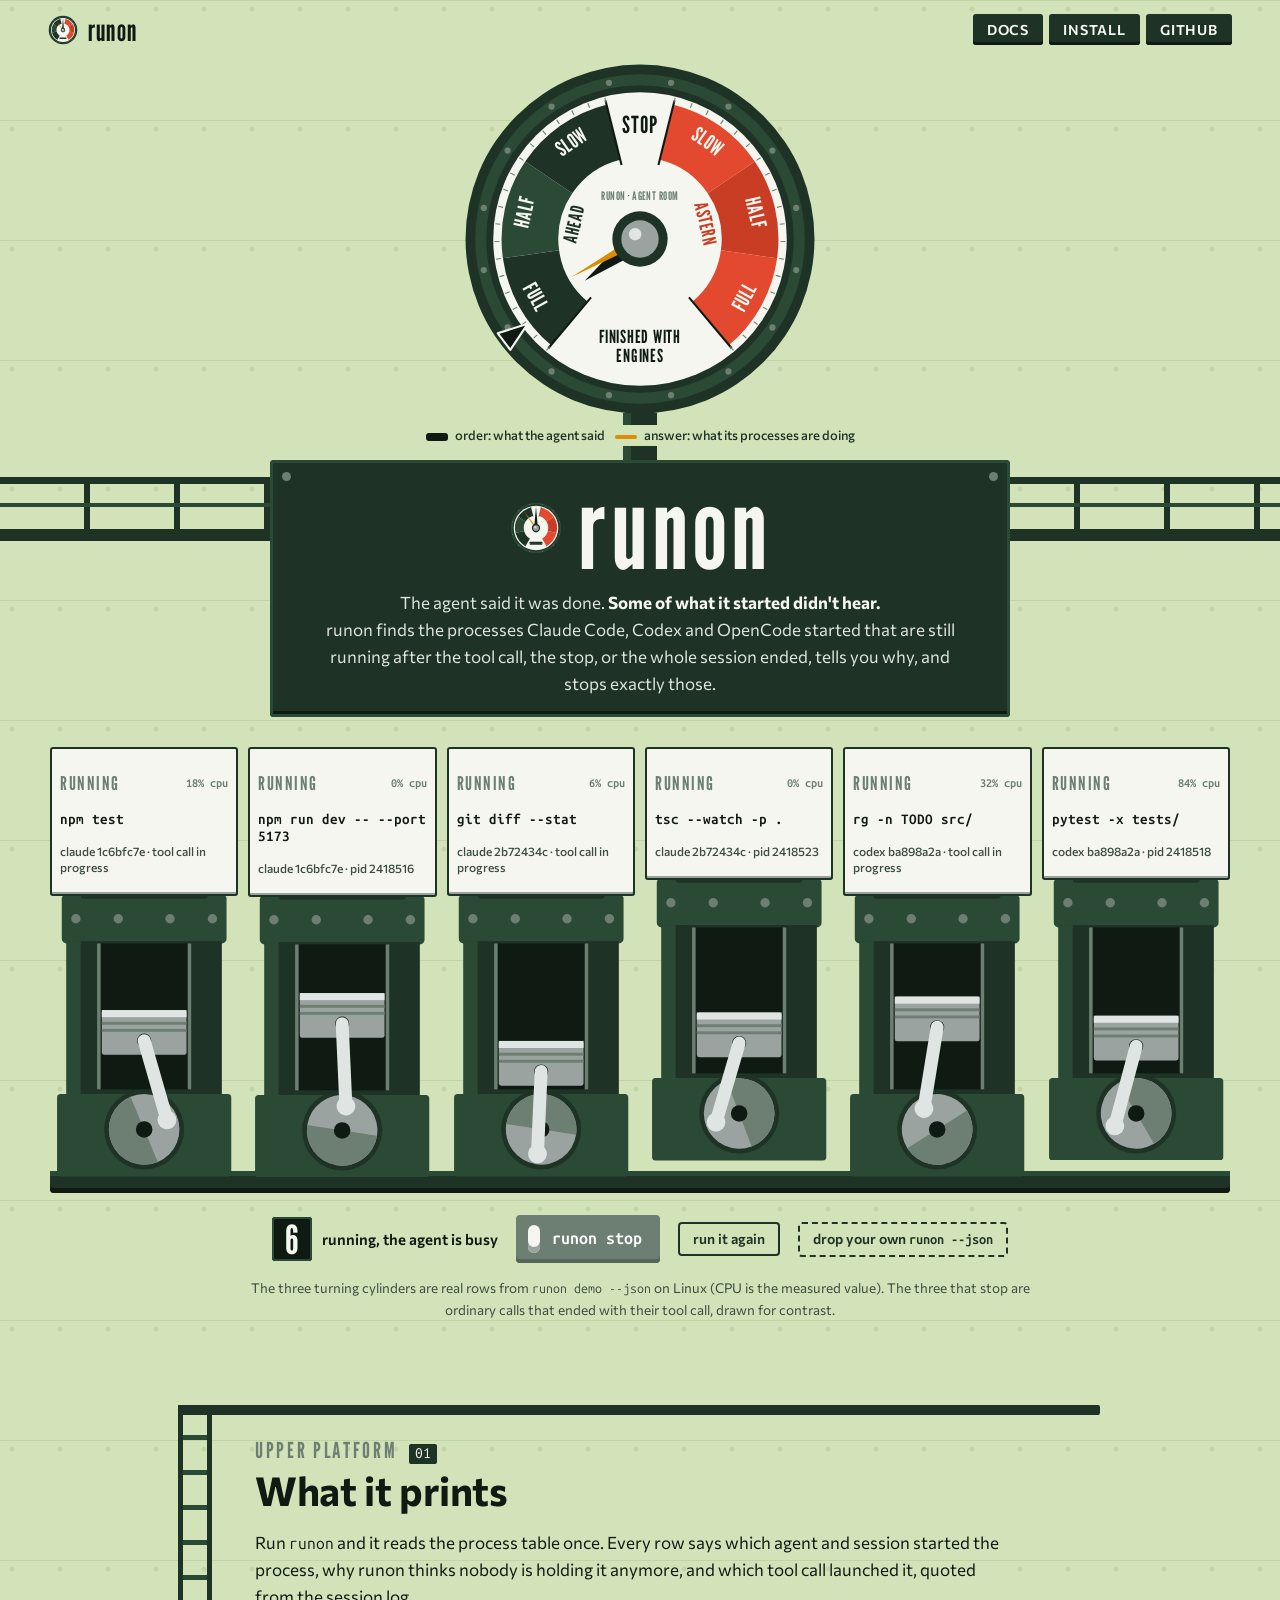
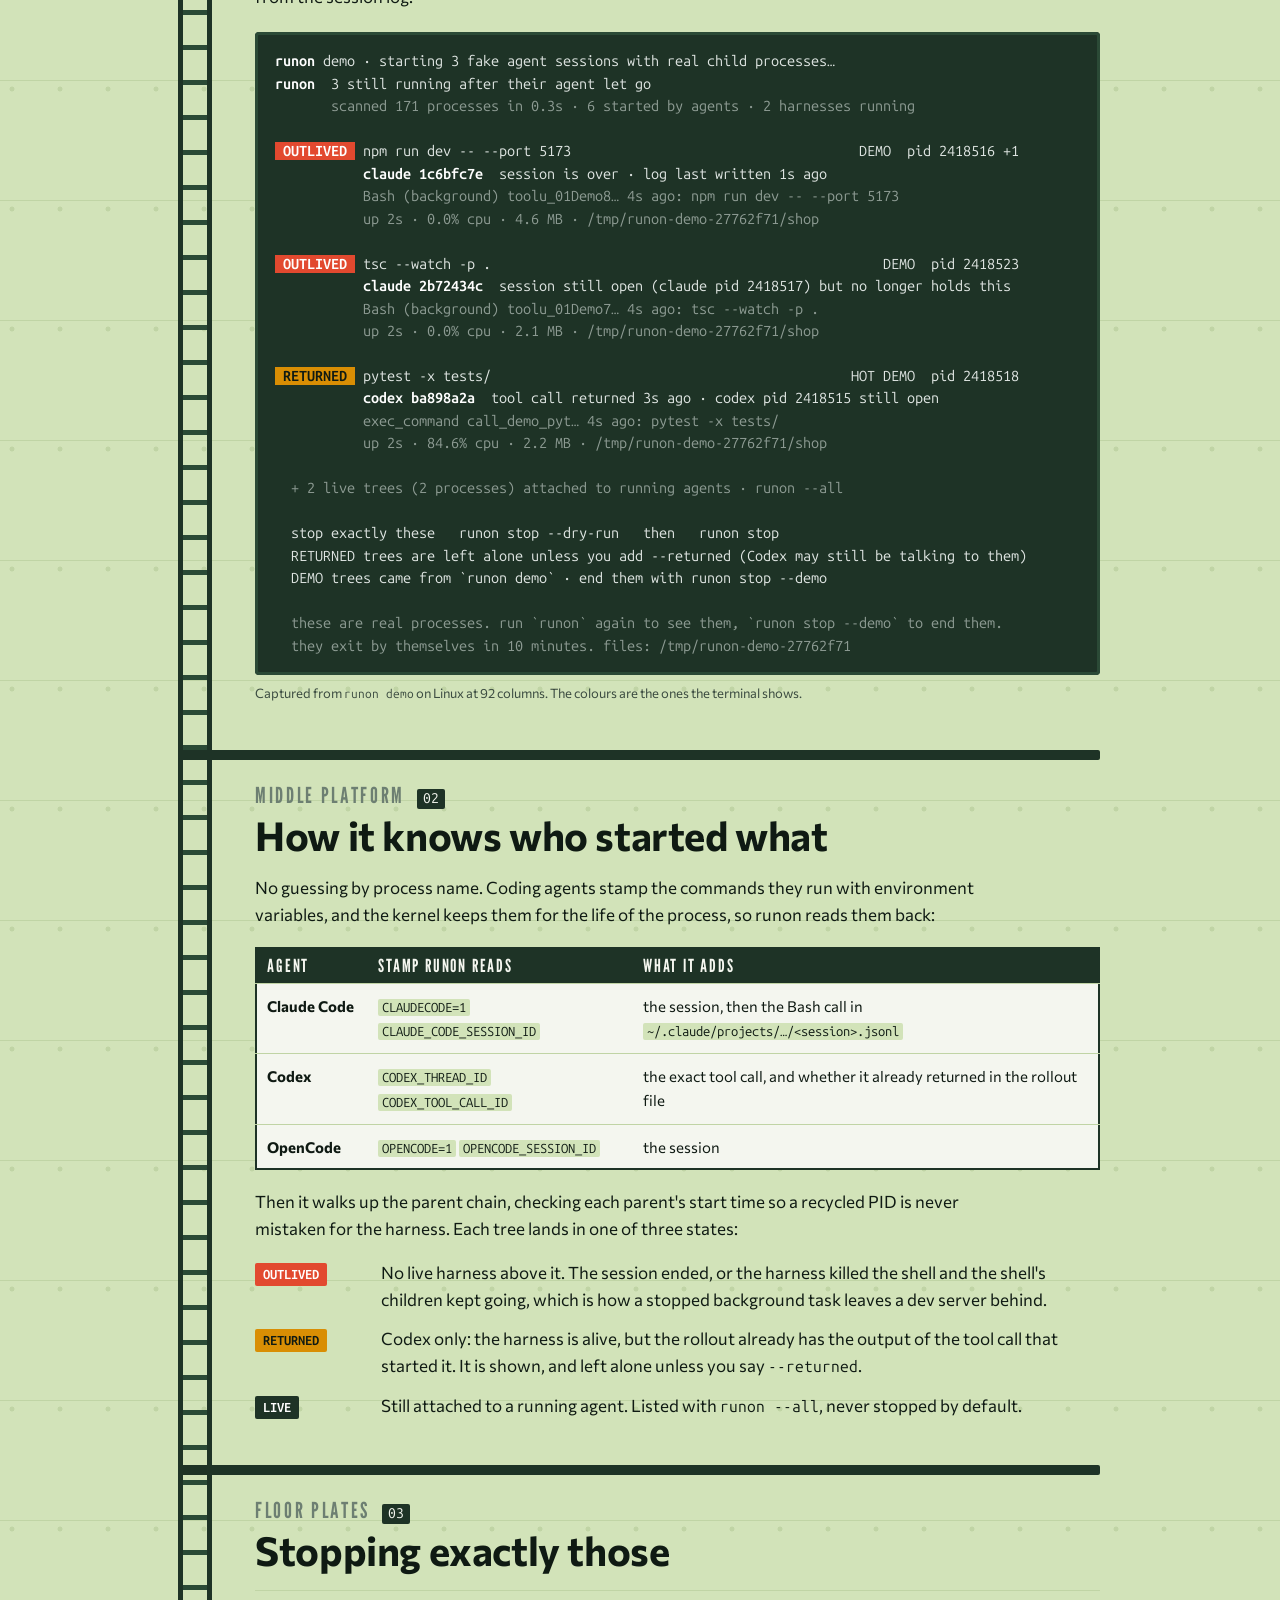
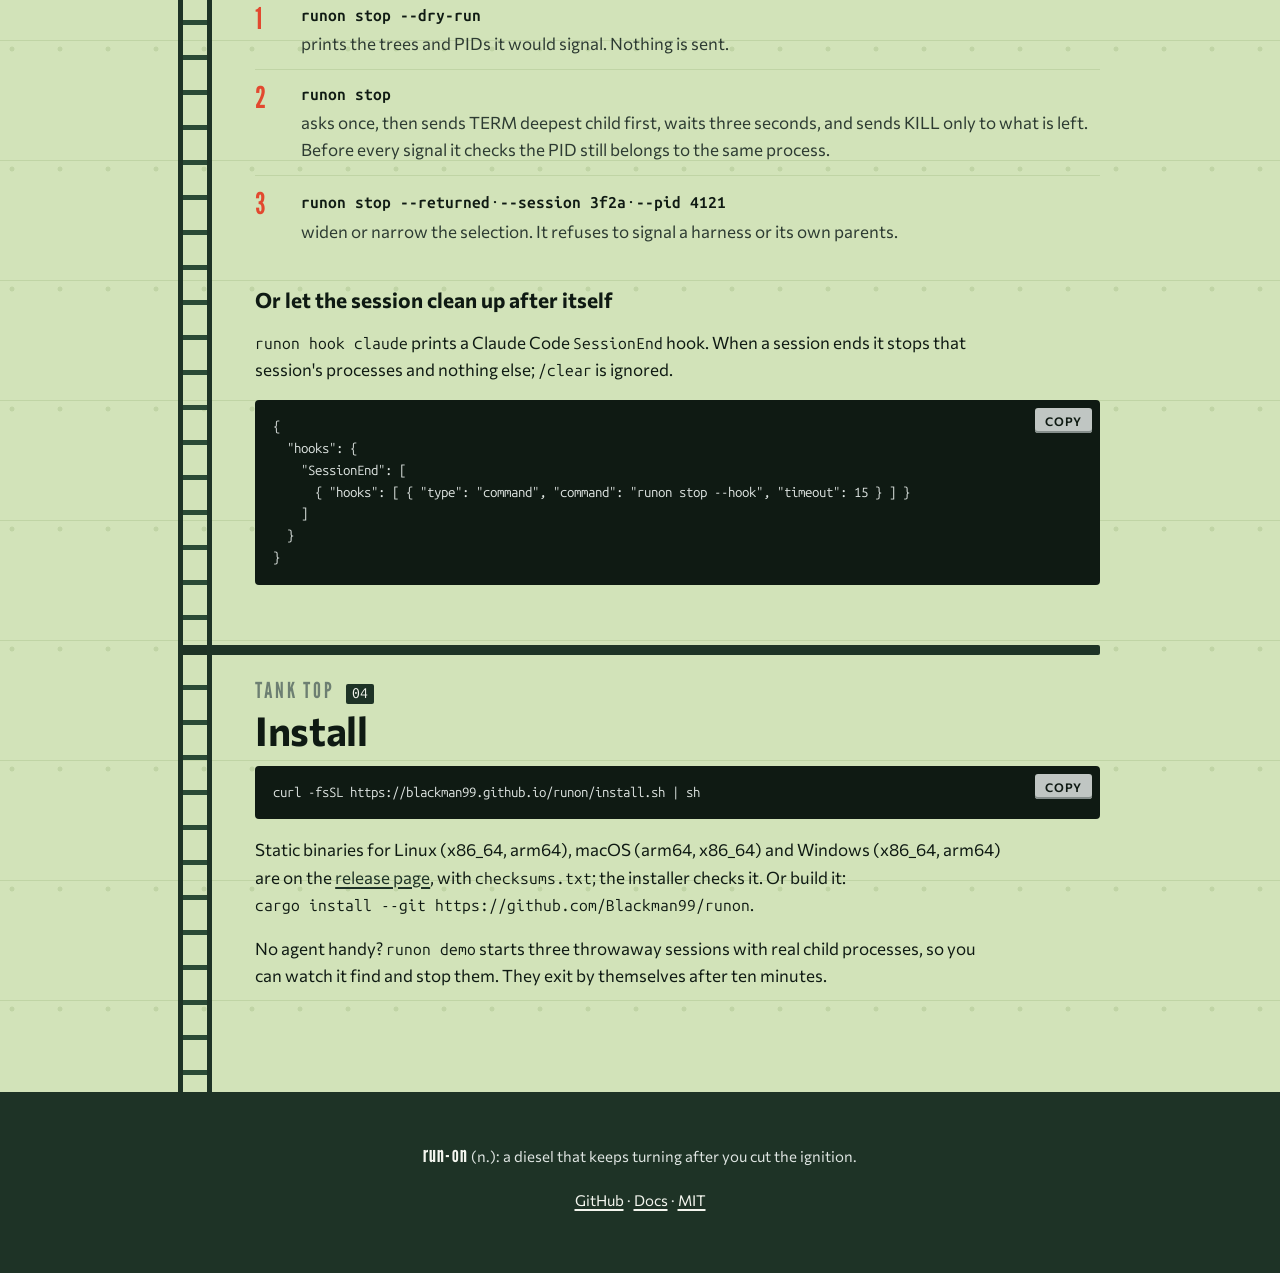
<file: site/index.html>
<!doctype html>
<html lang="en">
<head>
<meta charset="utf-8">
<meta name="viewport" content="width=device-width, initial-scale=1">
<title>runon · find what your coding agent left running</title>
<meta name="description" content="runon finds the processes Claude Code, Codex and OpenCode started that are still running after the tool call, the stop, or the whole session ended, and stops exactly those.">
<link rel="canonical" href="https://blackman99.github.io/runon/">
<meta property="og:type" content="website">
<meta property="og:site_name" content="runon">
<meta property="og:title" content="runon · the agent said stop. three processes didn't.">
<meta property="og:description" content="Finds the processes your coding agents started that outlived the tool call or the session (Claude Code, Codex, OpenCode), says why, and stops exactly those.">
<meta property="og:url" content="https://blackman99.github.io/runon/">
<meta property="og:image" content="https://blackman99.github.io/runon/og.png">
<meta property="og:image:width" content="1200">
<meta property="og:image:height" content="630">
<meta property="og:image:alt" content="An engine-order telegraph ordered to FINISHED WITH ENGINES while its answer pointer still reads AHEAD, next to three processes runon found: npm run dev and tsc --watch outlived, pytest returned.">
<meta name="twitter:card" content="summary_large_image">
<meta name="twitter:title" content="runon · the agent said stop. three processes didn't.">
<meta name="twitter:description" content="Finds the processes your coding agents started that outlived the tool call or the session, says why, and stops exactly those.">
<meta name="twitter:image" content="https://blackman99.github.io/runon/og.png">
<meta name="twitter:image:alt" content="An engine-order telegraph set to FINISHED WITH ENGINES while three cylinders keep turning.">
<meta name="theme-color" content="#d2e3b9">
<link rel="icon" href="favicon.svg" type="image/svg+xml">
<link rel="icon" href="img/favicon-64.png" type="image/png" sizes="64x64">
<link rel="preload" href="fonts/LeagueGothic.woff2" as="font" type="font/woff2" crossorigin>
<link rel="stylesheet" href="fonts.css">
<link rel="stylesheet" href="style.css">
</head>
<body>
<a class="skip" href="#platforms">Skip to the details</a>
<header class="placard">
  <a class="mark" href="./"><img src="img/logo.svg" alt="" width="30" height="30"><span>runon</span></a>
  <nav aria-label="site">
    <a href="docs/">Docs</a>
    <a href="#install">Install</a>
    <a href="https://github.com/Blackman99/runon">GitHub</a>
  </nav>
</header>

<main>
<section class="room" aria-labelledby="h1">
  <div class="bridge">
    <div class="catwalk" aria-hidden="true"></div>
    <figure class="telegraph" id="telegraph">
      <svg id="dial" viewBox="-260 -260 520 520" role="img" aria-label="Engine-order telegraph. The order handle points at FINISHED WITH ENGINES; the answer pointer still shows AHEAD while processes are turning."></svg>
      <figcaption class="legend"><span><i class="k order"></i>order: what the agent said</span> <span><i class="k answer"></i>answer: what its processes are doing</span></figcaption>
    </figure>
    <div class="pedestal">
      <h1 id="h1"><img src="img/logo.svg" alt="" width="40" height="40">runon</h1>
      <p class="lede">The agent said it was done. <b>Some of what it started didn't hear.</b><br>
      runon finds the processes Claude Code, Codex and OpenCode started that are still running after the tool call, the stop, or the whole session ended, tells you why, and stops exactly those.</p>
    </div>
  </div>

  <div class="engine" id="engine" aria-live="polite">
    <div class="units" id="units" role="list" aria-label="One cylinder per process; it turns faster the more CPU the process uses."></div>
    <div class="crankcase" aria-hidden="true"></div>
  </div>

  <div class="controls">
    <div class="counter" aria-live="polite"><span class="drum" id="drum"><span>6</span></span><span id="count-label">running, the agent is busy</span></div>
    <button class="lever" id="lever" type="button" disabled><span class="handle" aria-hidden="true"></span><code id="lever-cmd">runon stop</code></button>
    <button class="ghost" id="replay" type="button">run it again</button>
    <label class="ghost drop" id="drop">drop your own <code>runon --json</code><input type="file" accept=".json,application/json" id="file"></label>
  </div>
  <p class="note" id="note">The three turning cylinders are real rows from <code>runon demo --json</code> on Linux (CPU is the measured value). The three that stop are ordinary calls that ended with their tool call, drawn for contrast.</p>
</section>

<div class="ladder-wrap" id="platforms">
<div class="ladder" aria-hidden="true"></div>

<section class="deck" aria-labelledby="d1">
  <p class="level">Upper platform <span>01</span></p>
  <h2 id="d1">What it prints</h2>
  <p>Run <code>runon</code> and it reads the process table once. Every row says which agent and session started the process, why runon thinks nobody is holding it anymore, and which tool call launched it, quoted from the session log.</p>
  <figure class="log">
    <pre id="term" tabindex="0" aria-label="Terminal output of runon demo"></pre>
    <figcaption>Captured from <code>runon demo</code> on Linux at 92 columns. The colours are the ones the terminal shows.</figcaption>
  </figure>
</section>

<section class="deck" aria-labelledby="d2">
  <p class="level">Middle platform <span>02</span></p>
  <h2 id="d2">How it knows who started what</h2>
  <p>No guessing by process name. Coding agents stamp the commands they run with environment variables, and the kernel keeps them for the life of the process, so runon reads them back:</p>
  <table class="stamps">
    <thead><tr><th scope="col">Agent</th><th scope="col">Stamp runon reads</th><th scope="col">What it adds</th></tr></thead>
    <tbody>
      <tr><td>Claude Code</td><td><code>CLAUDECODE=1</code> <code>CLAUDE_CODE_SESSION_ID</code></td><td>the session, then the Bash call in <code>~/.claude/projects/…/&lt;session&gt;.jsonl</code></td></tr>
      <tr><td>Codex</td><td><code>CODEX_THREAD_ID</code> <code>CODEX_TOOL_CALL_ID</code></td><td>the exact tool call, and whether it already returned in the rollout file</td></tr>
      <tr><td>OpenCode</td><td><code>OPENCODE=1</code> <code>OPENCODE_SESSION_ID</code></td><td>the session</td></tr>
    </tbody>
  </table>
  <p>Then it walks up the parent chain, checking each parent's start time so a recycled PID is never mistaken for the harness. Each tree lands in one of three states:</p>
  <dl class="orders">
    <div><dt><span class="b out">OUTLIVED</span></dt><dd>No live harness above it. The session ended, or the harness killed the shell and the shell's children kept going, which is how a stopped background task leaves a dev server behind.</dd></div>
    <div><dt><span class="b ret">RETURNED</span></dt><dd>Codex only: the harness is alive, but the rollout already has the output of the tool call that started it. It is shown, and left alone unless you say <code>--returned</code>.</dd></div>
    <div><dt><span class="b live">LIVE</span></dt><dd>Still attached to a running agent. Listed with <code>runon --all</code>, never stopped by default.</dd></div>
  </dl>
</section>

<section class="deck" aria-labelledby="d3">
  <p class="level">Floor plates <span>03</span></p>
  <h2 id="d3">Stopping exactly those</h2>
  <ol class="steps">
    <li><code>runon stop --dry-run</code><span>prints the trees and PIDs it would signal. Nothing is sent.</span></li>
    <li><code>runon stop</code><span>asks once, then sends TERM deepest child first, waits three seconds, and sends KILL only to what is left. Before every signal it checks the PID still belongs to the same process.</span></li>
    <li><b class="k"><code>runon stop --returned</code> · <code>--session 3f2a</code> · <code>--pid 4121</code></b><span>widen or narrow the selection. It refuses to signal a harness or its own parents.</span></li>
  </ol>
  <h3>Or let the session clean up after itself</h3>
  <p><code>runon hook claude</code> prints a Claude Code <code>SessionEnd</code> hook. When a session ends it stops that session's processes and nothing else; <code>/clear</code> is ignored.</p>
<pre class="snippet"><code>{
  "hooks": {
    "SessionEnd": [
      { "hooks": [ { "type": "command", "command": "runon stop --hook", "timeout": 15 } ] }
    ]
  }
}</code></pre>
</section>

<section class="deck" id="install" aria-labelledby="d4">
  <p class="level">Tank top <span>04</span></p>
  <h2 id="d4">Install</h2>
<pre class="snippet"><code>curl -fsSL https://blackman99.github.io/runon/install.sh | sh</code></pre>
  <p>Static binaries for Linux (x86_64, arm64), macOS (arm64, x86_64) and Windows (x86_64, arm64) are on the <a href="https://github.com/Blackman99/runon/releases/latest">release page</a>, with <code>checksums.txt</code>; the installer checks it. Or build it: <code class="nw">cargo install --git https://github.com/Blackman99/runon</code>.</p>
  <p>No agent handy? <code>runon demo</code> starts three throwaway sessions with real child processes, so you can watch it find and stop them. They exit by themselves after ten minutes.</p>
</section>
</div>
</main>

<footer class="foot">
  <p><b>run-on</b> (n.): a diesel that keeps turning after you cut the ignition.</p>
  <p><a href="https://github.com/Blackman99/runon">GitHub</a> · <a href="docs/">Docs</a> · <a href="https://github.com/Blackman99/runon/blob/main/LICENSE">MIT</a></p>
</footer>
<script src="app.js"></script>
<script src="copy.js" defer></script>
</body>
</html>
</file>
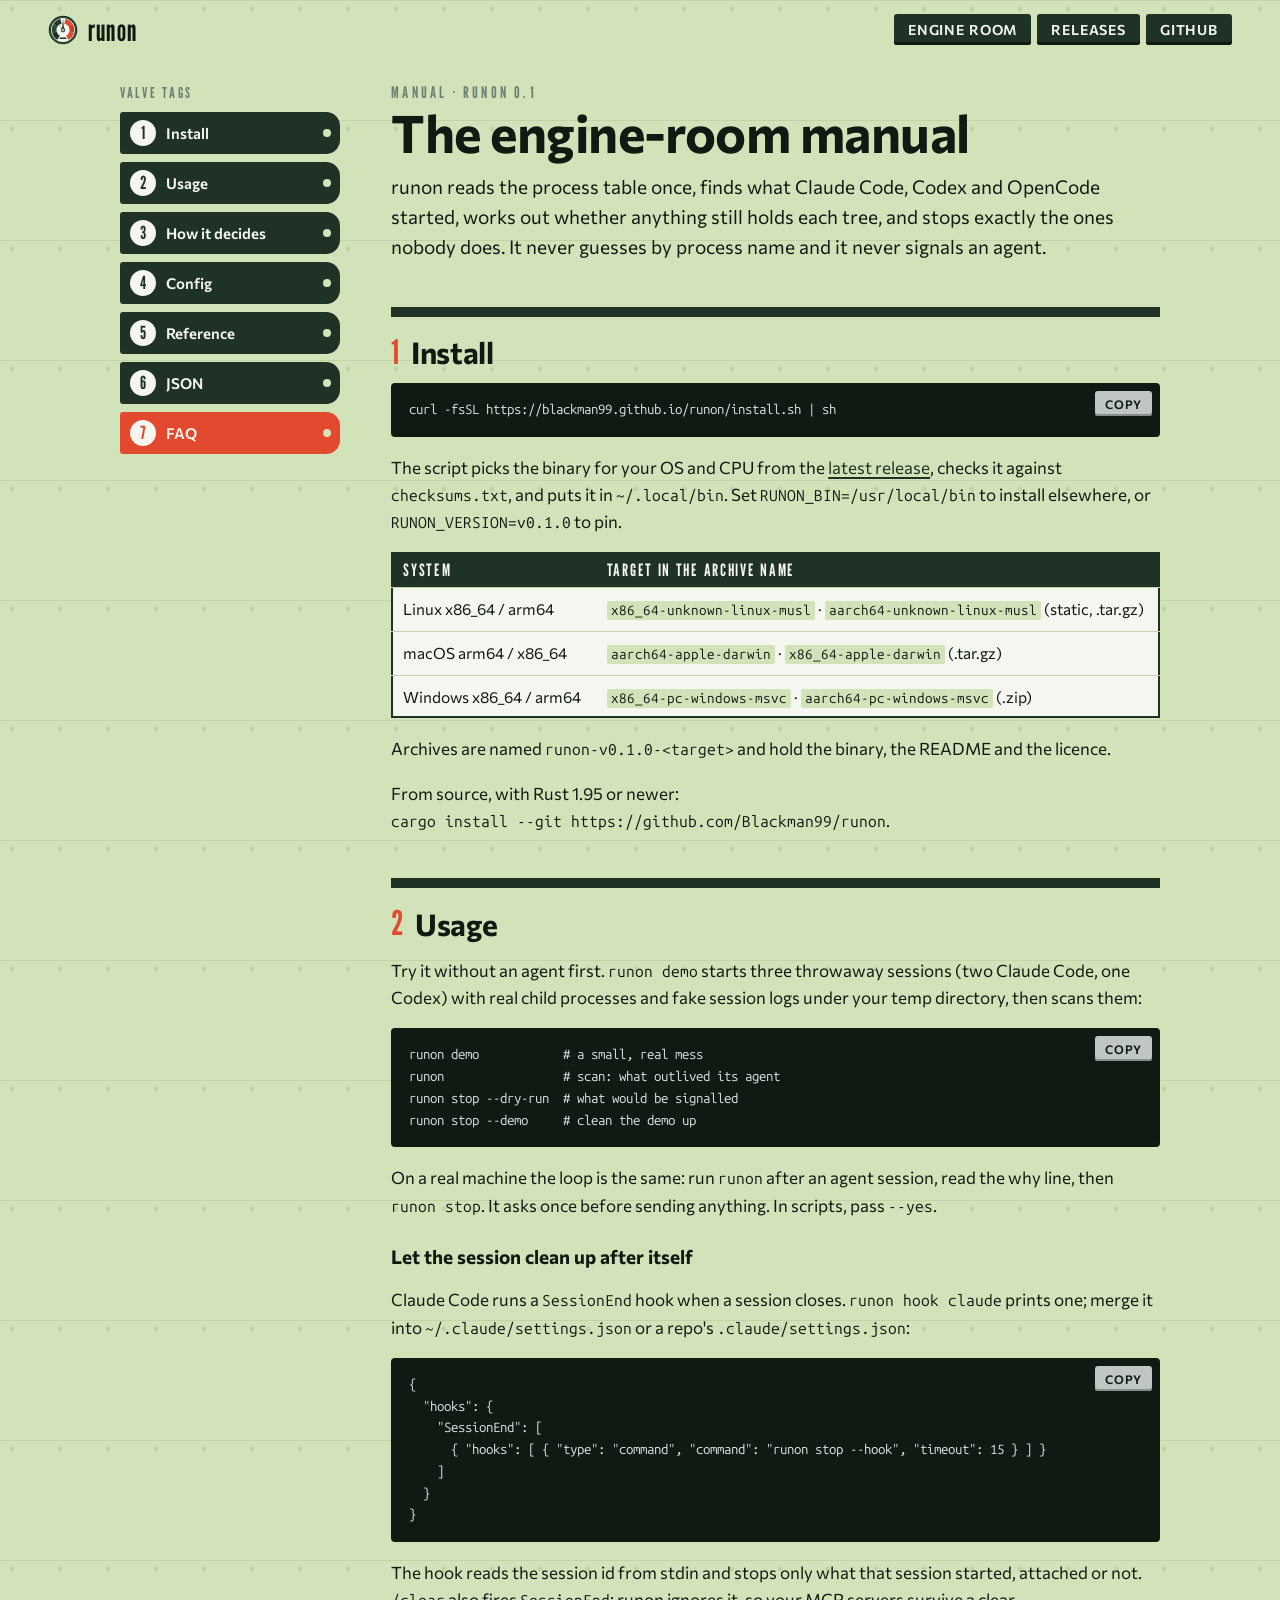
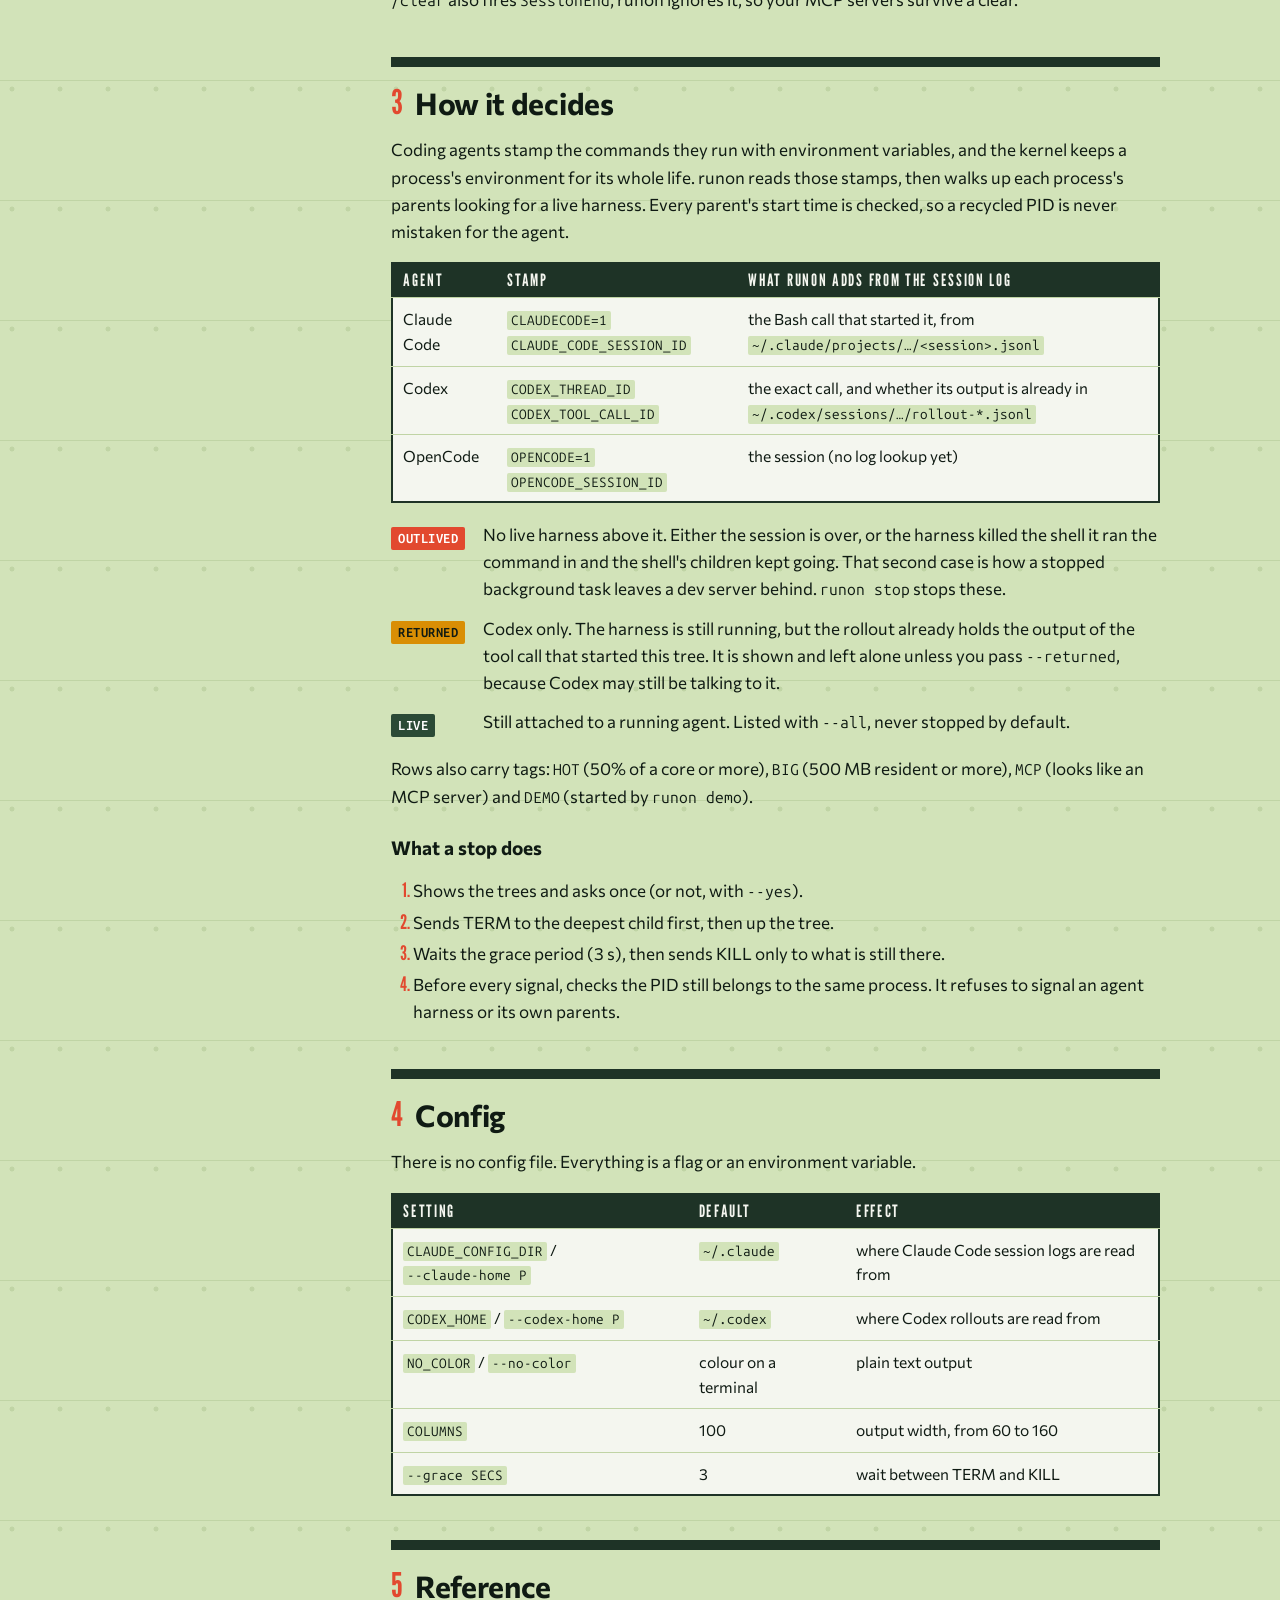
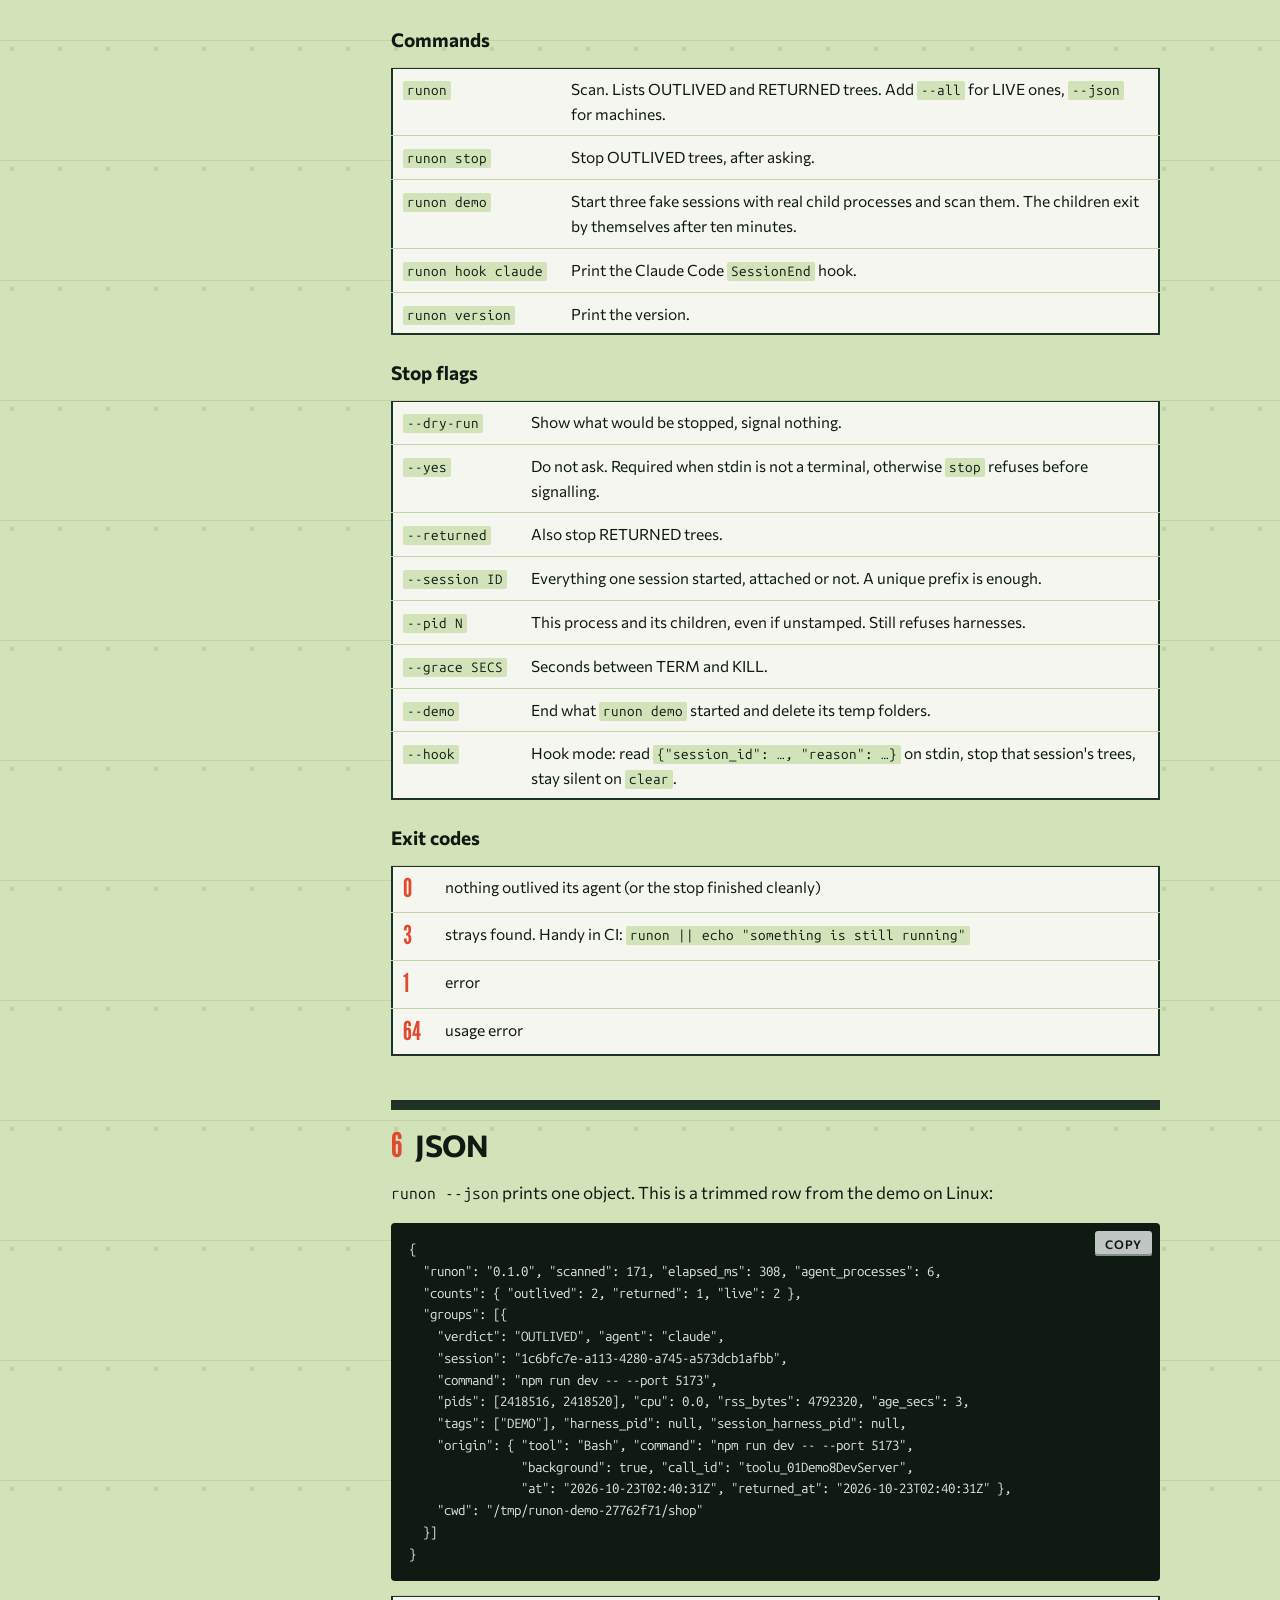
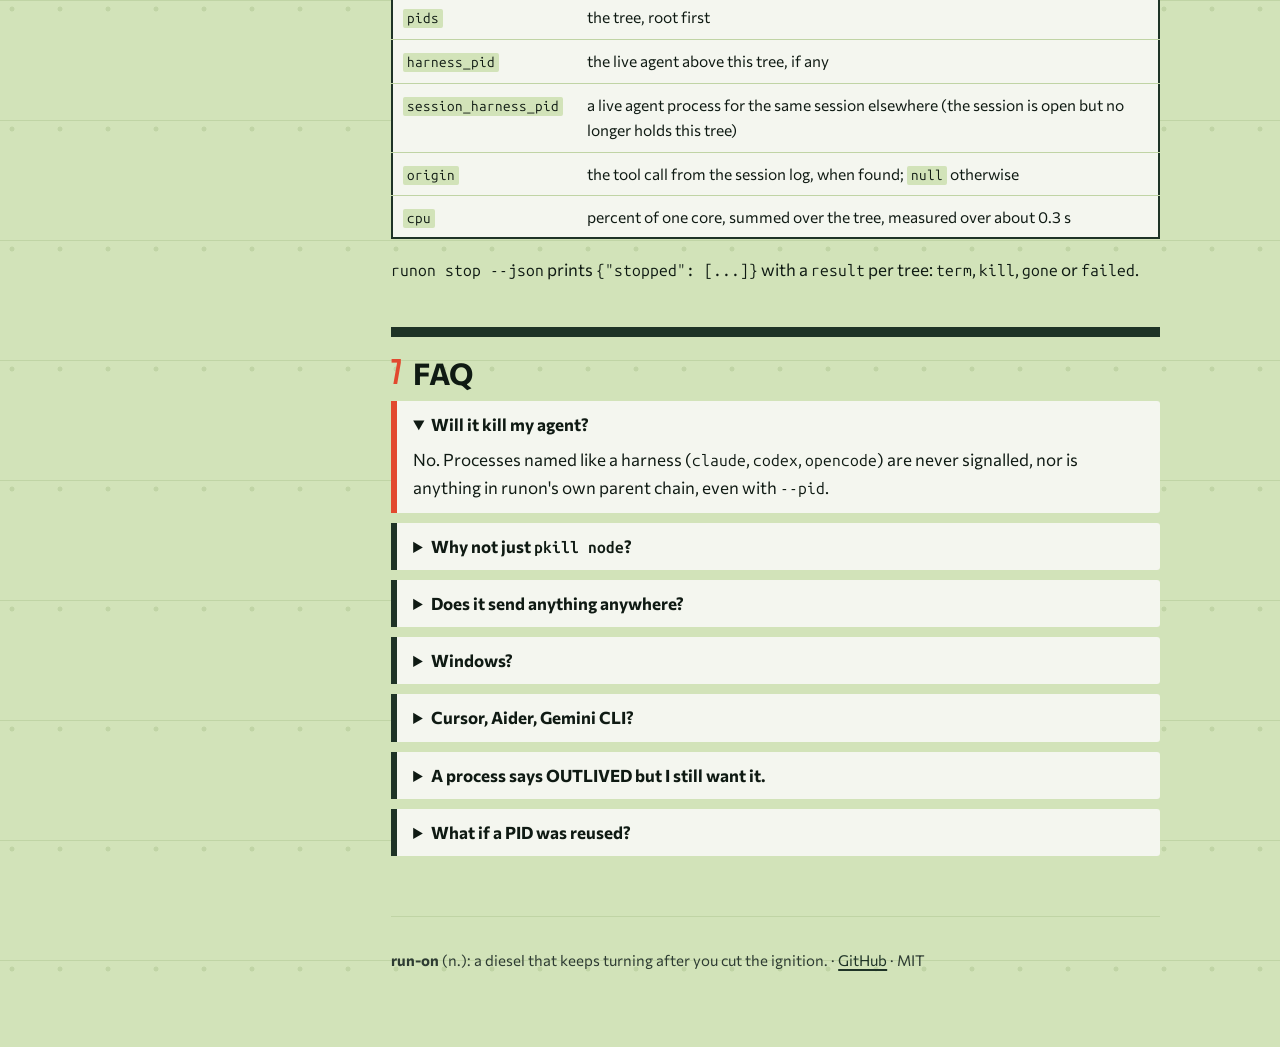
<file: site/docs/index.html>
<!doctype html>
<html lang="en">
<head>
<meta charset="utf-8">
<meta name="viewport" content="width=device-width, initial-scale=1">
<title>runon docs · install, usage, config, reference, FAQ</title>
<meta name="description" content="How runon decides which processes outlived their coding agent, every command and flag, the JSON it prints, and what it will never signal.">
<link rel="canonical" href="https://blackman99.github.io/runon/docs/">
<meta property="og:type" content="website">
<meta property="og:site_name" content="runon">
<meta property="og:title" content="runon docs · the engine-room manual">
<meta property="og:description" content="Install, usage, config, the full reference and the FAQ for runon, the tool that finds what your coding agent left running.">
<meta property="og:url" content="https://blackman99.github.io/runon/docs/">
<meta property="og:image" content="https://blackman99.github.io/runon/og.png">
<meta property="og:image:width" content="1200">
<meta property="og:image:height" content="630">
<meta property="og:image:alt" content="An engine-order telegraph set to FINISHED WITH ENGINES while three cylinders keep turning.">
<meta name="twitter:card" content="summary_large_image">
<meta name="twitter:title" content="runon docs · the engine-room manual">
<meta name="twitter:description" content="Install, usage, config, reference and FAQ for runon.">
<meta name="twitter:image" content="https://blackman99.github.io/runon/og.png">
<meta name="theme-color" content="#d2e3b9">
<link rel="icon" href="../favicon.svg" type="image/svg+xml">
<link rel="icon" href="../img/favicon-64.png" type="image/png" sizes="64x64">
<link rel="stylesheet" href="../fonts.css">
<link rel="stylesheet" href="../style.css">
<link rel="stylesheet" href="docs.css">
</head>
<body class="manual">
<a class="skip" href="#install">Skip to the manual</a>
<header class="placard">
  <a class="mark" href="../"><img src="../img/logo.svg" alt="" width="30" height="30"><span>runon</span></a>
  <nav aria-label="site">
    <a href="../">Engine room</a>
    <a href="https://github.com/Blackman99/runon/releases/latest">Releases</a>
    <a href="https://github.com/Blackman99/runon">GitHub</a>
  </nav>
</header>

<div class="book">
<aside class="tags" aria-label="sections">
  <p class="tags-h">Valve tags</p>
  <ol>
    <li><a href="#install"><b>1</b>Install</a></li>
    <li><a href="#usage"><b>2</b>Usage</a></li>
    <li><a href="#verdicts"><b>3</b>How it decides</a></li>
    <li><a href="#config"><b>4</b>Config</a></li>
    <li><a href="#reference"><b>5</b>Reference</a></li>
    <li><a href="#json"><b>6</b>JSON</a></li>
    <li><a href="#faq"><b>7</b>FAQ</a></li>
  </ol>
</aside>

<main class="pages">
<p class="kicker">Manual · runon 0.1</p>
<h1>The engine-room manual</h1>
<p class="lede">runon reads the process table once, finds what Claude Code, Codex and OpenCode started, works out whether anything still holds each tree, and stops exactly the ones nobody does. It never guesses by process name and it never signals an agent.</p>

<section id="install">
<h2><b>1</b>Install</h2>
<pre class="snippet"><code>curl -fsSL https://blackman99.github.io/runon/install.sh | sh</code></pre>
<p>The script picks the binary for your OS and CPU from the <a href="https://github.com/Blackman99/runon/releases/latest">latest release</a>, checks it against <code>checksums.txt</code>, and puts it in <code>~/.local/bin</code>. Set <code>RUNON_BIN=/usr/local/bin</code> to install elsewhere, or <code>RUNON_VERSION=v0.1.0</code> to pin.</p>
<table class="spec">
<thead><tr><th>System</th><th>Target in the archive name</th></tr></thead>
<tbody>
<tr><td>Linux x86_64 / arm64</td><td><code>x86_64-unknown-linux-musl</code> · <code>aarch64-unknown-linux-musl</code> (static, .tar.gz)</td></tr>
<tr><td>macOS arm64 / x86_64</td><td><code>aarch64-apple-darwin</code> · <code>x86_64-apple-darwin</code> (.tar.gz)</td></tr>
<tr><td>Windows x86_64 / arm64</td><td><code>x86_64-pc-windows-msvc</code> · <code>aarch64-pc-windows-msvc</code> (.zip)</td></tr>
</tbody>
</table>
<p>Archives are named <code>runon-v0.1.0-&lt;target&gt;</code> and hold the binary, the README and the licence.</p>
<p>From source, with Rust 1.95 or newer: <code class="nw">cargo install --git https://github.com/Blackman99/runon</code>.</p>
</section>

<section id="usage">
<h2><b>2</b>Usage</h2>
<p>Try it without an agent first. <code>runon demo</code> starts three throwaway sessions (two Claude Code, one Codex) with real child processes and fake session logs under your temp directory, then scans them:</p>
<pre class="snippet"><code>runon demo            # a small, real mess
runon                 # scan: what outlived its agent
runon stop --dry-run  # what would be signalled
runon stop --demo     # clean the demo up</code></pre>
<p>On a real machine the loop is the same: run <code>runon</code> after an agent session, read the why line, then <code>runon stop</code>. It asks once before sending anything. In scripts, pass <code>--yes</code>.</p>
<h3>Let the session clean up after itself</h3>
<p>Claude Code runs a <code>SessionEnd</code> hook when a session closes. <code>runon hook claude</code> prints one; merge it into <code>~/.claude/settings.json</code> or a repo's <code>.claude/settings.json</code>:</p>
<pre class="snippet"><code>{
  "hooks": {
    "SessionEnd": [
      { "hooks": [ { "type": "command", "command": "runon stop --hook", "timeout": 15 } ] }
    ]
  }
}</code></pre>
<p>The hook reads the session id from stdin and stops only what that session started, attached or not. <code>/clear</code> also fires <code>SessionEnd</code>; runon ignores it, so your MCP servers survive a clear.</p>
</section>

<section id="verdicts">
<h2><b>3</b>How it decides</h2>
<p>Coding agents stamp the commands they run with environment variables, and the kernel keeps a process's environment for its whole life. runon reads those stamps, then walks up each process's parents looking for a live harness. Every parent's start time is checked, so a recycled PID is never mistaken for the agent.</p>
<table class="spec">
<thead><tr><th>Agent</th><th>Stamp</th><th>What runon adds from the session log</th></tr></thead>
<tbody>
<tr><td>Claude Code</td><td><code>CLAUDECODE=1</code> <code>CLAUDE_CODE_SESSION_ID</code></td><td>the Bash call that started it, from <code>~/.claude/projects/…/&lt;session&gt;.jsonl</code></td></tr>
<tr><td>Codex</td><td><code>CODEX_THREAD_ID</code> <code>CODEX_TOOL_CALL_ID</code></td><td>the exact call, and whether its output is already in <code>~/.codex/sessions/…/rollout-*.jsonl</code></td></tr>
<tr><td>OpenCode</td><td><code>OPENCODE=1</code> <code>OPENCODE_SESSION_ID</code></td><td>the session (no log lookup yet)</td></tr>
</tbody>
</table>
<dl class="verdicts">
<dt><span class="b out">OUTLIVED</span></dt><dd>No live harness above it. Either the session is over, or the harness killed the shell it ran the command in and the shell's children kept going. That second case is how a stopped background task leaves a dev server behind. <code>runon stop</code> stops these.</dd>
<dt><span class="b ret">RETURNED</span></dt><dd>Codex only. The harness is still running, but the rollout already holds the output of the tool call that started this tree. It is shown and left alone unless you pass <code>--returned</code>, because Codex may still be talking to it.</dd>
<dt><span class="b live">LIVE</span></dt><dd>Still attached to a running agent. Listed with <code>--all</code>, never stopped by default.</dd>
</dl>
<p>Rows also carry tags: <code>HOT</code> (50% of a core or more), <code>BIG</code> (500 MB resident or more), <code>MCP</code> (looks like an MCP server) and <code>DEMO</code> (started by <code>runon demo</code>).</p>
<h3>What a stop does</h3>
<ol class="seq">
<li>Shows the trees and asks once (or not, with <code>--yes</code>).</li>
<li>Sends TERM to the deepest child first, then up the tree.</li>
<li>Waits the grace period (3 s), then sends KILL only to what is still there.</li>
<li>Before every signal, checks the PID still belongs to the same process. It refuses to signal an agent harness or its own parents.</li>
</ol>
</section>

<section id="config">
<h2><b>4</b>Config</h2>
<p>There is no config file. Everything is a flag or an environment variable.</p>
<table class="spec">
<thead><tr><th>Setting</th><th>Default</th><th>Effect</th></tr></thead>
<tbody>
<tr><td><code>CLAUDE_CONFIG_DIR</code> / <code>--claude-home P</code></td><td><code>~/.claude</code></td><td>where Claude Code session logs are read from</td></tr>
<tr><td><code>CODEX_HOME</code> / <code>--codex-home P</code></td><td><code>~/.codex</code></td><td>where Codex rollouts are read from</td></tr>
<tr><td><code>NO_COLOR</code> / <code>--no-color</code></td><td>colour on a terminal</td><td>plain text output</td></tr>
<tr><td><code>COLUMNS</code></td><td>100</td><td>output width, from 60 to 160</td></tr>
<tr><td><code>--grace SECS</code></td><td>3</td><td>wait between TERM and KILL</td></tr>
</tbody>
</table>
</section>

<section id="reference">
<h2><b>5</b>Reference</h2>
<h3>Commands</h3>
<table class="spec cmds">
<tbody>
<tr><td><code>runon</code></td><td>Scan. Lists OUTLIVED and RETURNED trees. Add <code>--all</code> for LIVE ones, <code>--json</code> for machines.</td></tr>
<tr><td><code>runon stop</code></td><td>Stop OUTLIVED trees, after asking.</td></tr>
<tr><td><code>runon demo</code></td><td>Start three fake sessions with real child processes and scan them. The children exit by themselves after ten minutes.</td></tr>
<tr><td><code>runon hook claude</code></td><td>Print the Claude Code <code>SessionEnd</code> hook.</td></tr>
<tr><td><code>runon version</code></td><td>Print the version.</td></tr>
</tbody>
</table>
<h3>Stop flags</h3>
<table class="spec cmds">
<tbody>
<tr><td><code>--dry-run</code></td><td>Show what would be stopped, signal nothing.</td></tr>
<tr><td><code>--yes</code></td><td>Do not ask. Required when stdin is not a terminal, otherwise <code>stop</code> refuses before signalling.</td></tr>
<tr><td><code>--returned</code></td><td>Also stop RETURNED trees.</td></tr>
<tr><td><code>--session ID</code></td><td>Everything one session started, attached or not. A unique prefix is enough.</td></tr>
<tr><td><code>--pid N</code></td><td>This process and its children, even if unstamped. Still refuses harnesses.</td></tr>
<tr><td><code>--grace SECS</code></td><td>Seconds between TERM and KILL.</td></tr>
<tr><td><code>--demo</code></td><td>End what <code>runon demo</code> started and delete its temp folders.</td></tr>
<tr><td><code>--hook</code></td><td>Hook mode: read <code>{"session_id": …, "reason": …}</code> on stdin, stop that session's trees, stay silent on <code>clear</code>.</td></tr>
</tbody>
</table>
<h3>Exit codes</h3>
<table class="spec codes">
<tbody>
<tr><td><b>0</b></td><td>nothing outlived its agent (or the stop finished cleanly)</td></tr>
<tr><td><b>3</b></td><td>strays found. Handy in CI: <code>runon || echo "something is still running"</code></td></tr>
<tr><td><b>1</b></td><td>error</td></tr>
<tr><td><b>64</b></td><td>usage error</td></tr>
</tbody>
</table>
</section>

<section id="json">
<h2><b>6</b>JSON</h2>
<p><code>runon --json</code> prints one object. This is a trimmed row from the demo on Linux:</p>
<pre class="snippet"><code>{
  "runon": "0.1.0", "scanned": 171, "elapsed_ms": 308, "agent_processes": 6,
  "counts": { "outlived": 2, "returned": 1, "live": 2 },
  "groups": [{
    "verdict": "OUTLIVED", "agent": "claude",
    "session": "1c6bfc7e-a113-4280-a745-a573dcb1afbb",
    "command": "npm run dev -- --port 5173",
    "pids": [2418516, 2418520], "cpu": 0.0, "rss_bytes": 4792320, "age_secs": 3,
    "tags": ["DEMO"], "harness_pid": null, "session_harness_pid": null,
    "origin": { "tool": "Bash", "command": "npm run dev -- --port 5173",
                "background": true, "call_id": "toolu_01Demo8DevServer",
                "at": "2026-10-23T02:40:31Z", "returned_at": "2026-10-23T02:40:31Z" },
    "cwd": "/tmp/runon-demo-27762f71/shop"
  }]
}</code></pre>
<table class="spec">
<tbody>
<tr><td><code>pids</code></td><td>the tree, root first</td></tr>
<tr><td><code>harness_pid</code></td><td>the live agent above this tree, if any</td></tr>
<tr><td><code>session_harness_pid</code></td><td>a live agent process for the same session elsewhere (the session is open but no longer holds this tree)</td></tr>
<tr><td><code>origin</code></td><td>the tool call from the session log, when found; <code>null</code> otherwise</td></tr>
<tr><td><code>cpu</code></td><td>percent of one core, summed over the tree, measured over about 0.3 s</td></tr>
</tbody>
</table>
<p><code>runon stop --json</code> prints <code>{"stopped": [...]}</code> with a <code>result</code> per tree: <code>term</code>, <code>kill</code>, <code>gone</code> or <code>failed</code>.</p>
</section>

<section id="faq">
<h2><b>7</b>FAQ</h2>
<details open><summary>Will it kill my agent?</summary><p>No. Processes named like a harness (<code>claude</code>, <code>codex</code>, <code>opencode</code>) are never signalled, nor is anything in runon's own parent chain, even with <code>--pid</code>.</p></details>
<details><summary>Why not just <code>pkill node</code>?</summary><p>Because the dev server you started yourself is also <code>node</code>. runon only looks at processes carrying an agent's stamp, so your own terminals are invisible to it.</p></details>
<details><summary>Does it send anything anywhere?</summary><p>No network at all. It reads the process table and the session logs already on your disk, and prints.</p></details>
<details><summary>Windows?</summary><p>Scanning works the same. Windows has no TERM, so a stop is a hard <code>TerminateProcess</code> after the same checks; processes get no chance to clean up. The <code>conhost.exe</code> every console program gets is left out of the trees.</p></details>
<details><summary>Cursor, Aider, Gemini CLI?</summary><p>Not yet. runon needs a stamp the agent puts on its child processes; if your agent sets one, open an issue with <code>env</code> output from inside a tool call and it can be added.</p></details>
<details><summary>A process says OUTLIVED but I still want it.</summary><p>Leave it. runon only reports unless you run <code>stop</code>, and <code>stop</code> always lists what it will signal before asking. <code>--dry-run</code> never signals.</p></details>
<details><summary>What if a PID was reused?</summary><p>Every signal is preceded by a start-time check on that PID. If the process changed, it is skipped and reported as <code>gone</code>.</p></details>
</section>

<footer class="colophon"><p><b>run-on</b> (n.): a diesel that keeps turning after you cut the ignition. · <a href="https://github.com/Blackman99/runon">GitHub</a> · MIT</p></footer>
</main>
</div>
<script src="docs.js" defer></script>
<script src="../copy.js" defer></script>
</body>
</html>
</file>
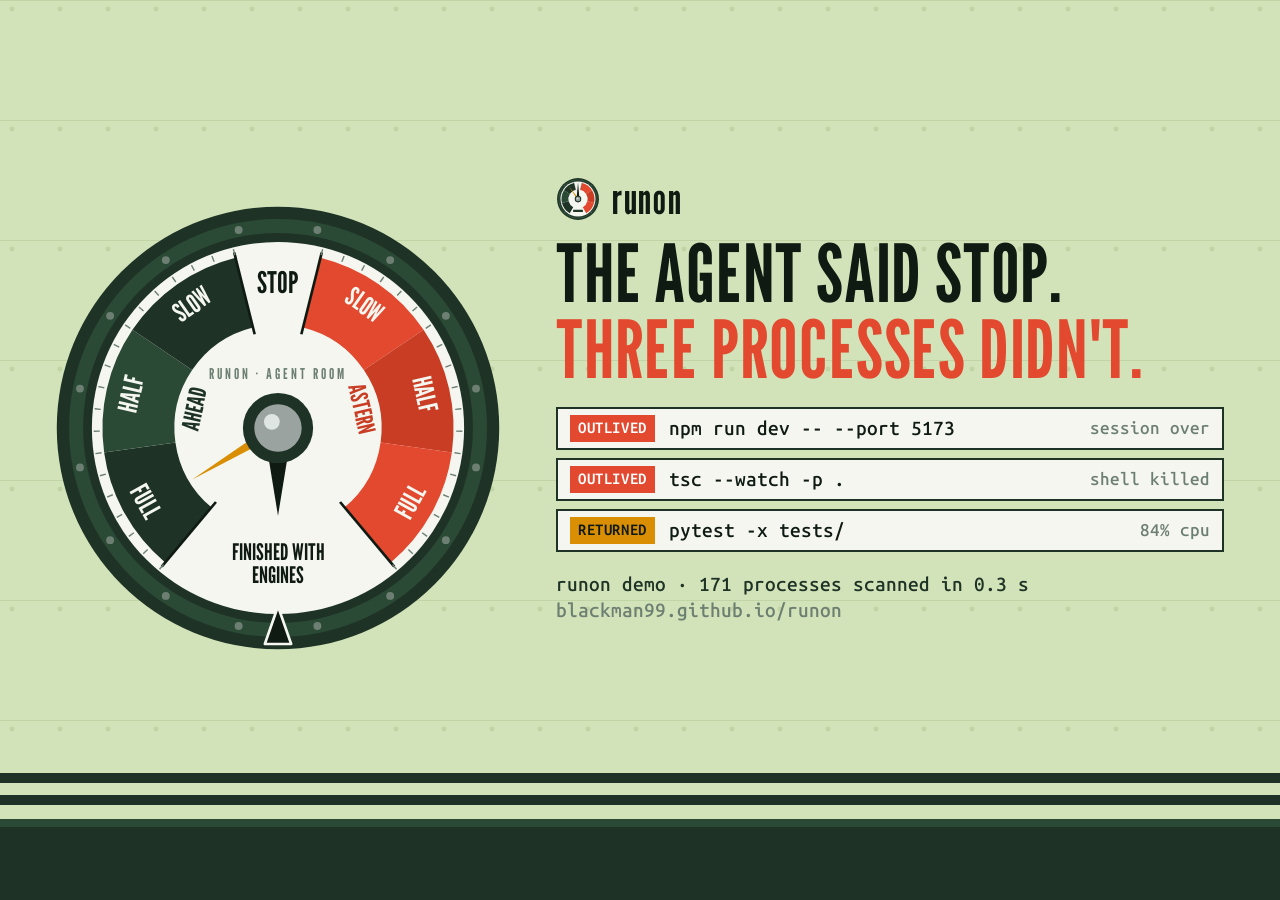
<file: scripts/share/card.html>
<!doctype html>
<html><head><meta charset="utf-8">
<link rel="stylesheet" href="../../site/fonts.css">
<style>
:root{--wall:#d2e3b9;--seam:#c0d4a5;--mach:#1e3326;--mach2:#2b4a36;--ink:#0f1a13;--enamel:#f4f6ef;--bolt:#6d7f72;--red:#e2492f;--ochre:#d98e04}
*{box-sizing:border-box}
html,body{margin:0}
body{width:100vw;height:100vh;overflow:hidden;background:var(--wall);color:var(--ink);font-family:Commissioner,sans-serif;
  background-image:radial-gradient(circle at 12px 9px,var(--seam) 2.2px,transparent 2.8px),linear-gradient(to bottom,var(--seam) 0 1px,transparent 1px 120px);
  background-size:48px 120px,100% 120px;display:grid;grid-template-columns:auto 1fr;align-items:center;gap:48px;padding:0 56px 0 48px;position:relative}
#dial{width:min(72vh,460px);height:min(72vh,460px);margin-bottom:5vh;overflow:visible;font-family:'League Gothic';position:relative;z-index:1}
.deck{position:absolute;left:0;right:0;bottom:0;height:9vh;background:var(--mach);box-shadow:inset 0 8px 0 var(--mach2)}
.deck::before{content:"";position:absolute;left:0;right:0;top:-46px;height:10px;background:var(--mach);
  box-shadow:0 22px 0 var(--mach)}
.copy{position:relative;z-index:1;padding-bottom:9vh;min-width:0}
.brand{display:flex;align-items:center;gap:12px;font:400 42px/1 'League Gothic';letter-spacing:.04em;margin-bottom:14px}
.brand img{width:44px;height:44px}
h1{font:400 76px/.95 'League Gothic';text-transform:uppercase;margin:0 0 20px;letter-spacing:.01em;white-space:nowrap}
h1 em{font-style:normal;color:var(--red);display:block}
.plates{display:grid;gap:8px;margin-bottom:20px}
.p{display:flex;align-items:center;gap:14px;background:var(--enamel);box-shadow:inset 0 0 0 2px var(--mach);padding:8px 14px;font:500 19px/1 'Ubuntu Sans Mono',monospace;white-space:nowrap}
.p b{font:600 15px/1 'Ubuntu Sans Mono';padding:6px 8px;color:#fff;background:var(--red);letter-spacing:.04em}
.p.r b{background:var(--ochre);color:var(--ink)}
.p i{margin-left:auto;font-style:normal;color:var(--bolt);font-size:17px}
.m{font:500 19px/1.35 'Ubuntu Sans Mono';color:var(--mach)}
.m span{color:var(--bolt)}
body.wide h1{font-size:80px}
</style></head>
<body>
<div class="deck"></div>
<svg id="dial" viewBox="-262 -262 524 524" aria-hidden="true"></svg>
<div class="copy">
  <div class="brand"><img src="../../site/img/logo.svg" alt="">runon</div>
  <h1>The agent said stop.<em>Three processes didn't.</em></h1>
  <div class="plates">
    <div class="p"><b>OUTLIVED</b>npm run dev -- --port 5173<i>session over</i></div>
    <div class="p"><b>OUTLIVED</b>tsc --watch -p .<i>shell killed</i></div>
    <div class="p r"><b>RETURNED</b>pytest -x tests/<i>84% cpu</i></div>
  </div>
  <p class="m">runon demo · 171 processes scanned in 0.3 s<br><span>blackman99.github.io/runon</span></p>
</div>
<script>if (innerWidth > 1240) document.body.classList.add('wide')</script>
<script src="card.js"></script>
</body></html>
</file>
<file: site/fonts.css>
@font-face{font-family:'League Gothic';font-weight:400;font-display:swap;src:url(fonts/LeagueGothic.woff2) format('woff2');unicode-range:U+0000-00FF, U+0131, U+0152-0153, U+02BB-02BC, U+02C6, U+02DA, U+02DC, U+0304, U+0308, U+0329, U+2000-206F, U+20AC, U+2122, U+2191, U+2193, U+2212, U+2215, U+FEFF, U+FFFD}
@font-face{font-family:'Commissioner';font-weight:400 700;font-display:swap;src:url(fonts/Commissioner.woff2) format('woff2');unicode-range:U+0000-00FF, U+0131, U+0152-0153, U+02BB-02BC, U+02C6, U+02DA, U+02DC, U+0304, U+0308, U+0329, U+2000-206F, U+20AC, U+2122, U+2191, U+2193, U+2212, U+2215, U+FEFF, U+FFFD}
@font-face{font-family:'Ubuntu Sans Mono';font-weight:400 600;font-display:swap;src:url(fonts/UbuntuSansMono.woff2) format('woff2');unicode-range:U+0000-00FF, U+0131, U+0152-0153, U+02BB-02BC, U+02C6, U+02DA, U+02DC, U+0304, U+0308, U+0329, U+2000-206F, U+20AC, U+2122, U+2191, U+2193, U+2212, U+2215, U+FEFF, U+FFFD}
</file>
<file: site/style.css>
/* runon · engine room. Eau-de-nil walls, bottle-green machinery, enamel dial.
   Palette: #d2e3b9 wall · #c0d4a5 seam · #1e3326 machine · #2b4a36 machine lit
   #0f1a13 ink · #f4f6ef enamel · #9aa3a0 steel · #dfe5e2 steel lit · #6d7f72 bolt
   #e2492f vermilion (OUTLIVED, ASTERN) · #d98e04 ochre (RETURNED, answer pointer) */
:root{
  --wall:#d2e3b9;--seam:#c0d4a5;--mach:#1e3326;--mach2:#2b4a36;--ink:#0f1a13;
  --enamel:#f4f6ef;--steel:#9aa3a0;--steel2:#dfe5e2;--bolt:#6d7f72;--red:#e2492f;--ochre:#d98e04;
  --gothic:'League Gothic','Oswald','Arial Narrow',sans-serif;
  --body:'Commissioner',system-ui,sans-serif;
  --mono:'Ubuntu Sans Mono',ui-monospace,'SFMono-Regular',Menlo,monospace;
}
*{box-sizing:border-box}
html{scroll-behavior:smooth}
@media (prefers-reduced-motion:reduce){html{scroll-behavior:auto}}
body{margin:0;color:var(--ink);font:400 17px/1.6 var(--body);background-color:var(--wall);
  /* painted steel wall: a 1px panel seam every 120px, a rivet row just under each seam */
  background-image:
    radial-gradient(circle at 12px 9px,var(--seam) 2.2px,transparent 2.8px),
    linear-gradient(to bottom,var(--seam) 0 1px,transparent 1px 120px);
  background-size:48px 120px,100% 120px}
a{color:var(--mach);text-decoration-thickness:1.5px;text-underline-offset:3px}
a:hover{color:var(--red)}
code,pre{font-family:var(--mono);font-size:.92em}
:focus-visible{outline:3px solid var(--ochre);outline-offset:3px}
.skip{position:absolute;left:-999px;top:0;background:var(--ink);color:var(--enamel);padding:8px 12px;z-index:9}
.skip:focus{left:8px}

/* nameplate header */
.placard{display:flex;align-items:center;justify-content:space-between;padding:14px clamp(16px,4vw,48px)}
.mark{display:flex;align-items:center;gap:10px;text-decoration:none;color:var(--ink);font:400 30px/1 var(--gothic);letter-spacing:.04em}
.placard nav{display:flex;gap:6px}
.placard nav a{font:600 14px/1 var(--body);letter-spacing:.06em;text-transform:uppercase;text-decoration:none;
  color:var(--enamel);background:var(--mach);padding:9px 14px 8px;border-radius:3px;
  box-shadow:inset 0 -3px 0 var(--ink)}
.placard nav a:hover{background:var(--mach2);color:var(--enamel)}
.placard nav a:active{transform:translateY(1px);box-shadow:inset 0 -2px 0 var(--ink)}

/* ── engine room ─────────────────────────────────────────── */
.room{position:relative;padding:0 clamp(12px,3vw,40px) 28px}
.catwalk{position:absolute;left:calc(-1 * clamp(12px,3vw,40px));right:calc(-1 * clamp(12px,3vw,40px));top:calc(var(--d) + 58px);height:64px;pointer-events:none;
  /* top rail, mid rail, deck edge, stanchions every 90px */
  background:
    linear-gradient(var(--mach),var(--mach)) 0 0/100% 7px no-repeat,
    linear-gradient(var(--mach2),var(--mach2)) 0 26px/100% 4px no-repeat,
    linear-gradient(var(--mach),var(--mach)) 0 52px/100% 12px no-repeat,
    repeating-linear-gradient(to right,transparent 0 84px,var(--mach) 84px 90px) 0 0/100% 52px no-repeat}
.bridge{position:relative;display:grid;justify-items:center}
.telegraph{margin:0;display:grid;justify-items:center;gap:6px}
.room{--d:clamp(260px,40vh,82vw)}
#dial{width:var(--d);height:var(--d);overflow:visible}
/* the telegraph's column down to the catwalk deck */
.telegraph{position:relative}
.telegraph::after{content:"";position:absolute;left:50%;top:calc(var(--d) - 6px);width:34px;height:70px;margin-left:-17px;background:var(--mach);z-index:-1;box-shadow:inset 8px 0 0 var(--mach2)}
.legend{position:relative;z-index:1;background:var(--wall);padding:2px 10px;border-radius:3px}
#dial text{font-family:var(--gothic);letter-spacing:.04em}
.legend{font:500 13px/1.3 var(--body);color:var(--mach);display:flex;flex-wrap:wrap;gap:4px 10px;align-items:center;justify-content:center}
.legend .k{display:inline-block;width:22px;height:6px;border-radius:3px;margin-right:7px;vertical-align:middle}
.legend .order{background:var(--ink);height:8px}
.legend .answer{background:var(--ochre);height:4px}
.ringing #dial{animation:ring .14s linear 3}
@keyframes ring{25%{transform:translateX(-2.5px) rotate(-.6deg)}75%{transform:translateX(2.5px) rotate(.6deg)}}

.pedestal{position:relative;margin-top:14px;max-width:760px;text-align:center;
  background:var(--mach);color:var(--enamel);padding:18px clamp(18px,4vw,40px) 20px;border-radius:4px;
  box-shadow:inset 0 0 0 3px var(--mach2),inset 0 -6px 0 var(--ink)}
.pedestal::before,.pedestal::after{content:"";position:absolute;top:12px;width:9px;height:9px;border-radius:50%;background:var(--bolt);box-shadow:0 calc(100% + 0px) 0 transparent}
.pedestal::before{left:12px}.pedestal::after{right:12px}
h1{margin:0;font:400 clamp(64px,9vw,112px)/.9 var(--gothic);letter-spacing:.05em;display:inline-flex;align-items:center;gap:.14em}
h1 img{width:.5em;height:.5em}
.lede{margin:10px auto 0;max-width:60ch;font-size:17px;color:#dfe5e2}
.lede b{color:var(--enamel);font-weight:700}

.engine{position:relative;margin:30px auto 0;max-width:1180px}
.units{display:grid;grid-template-columns:repeat(var(--n,6),minmax(0,1fr));gap:0 10px;position:relative;z-index:1}
.unit{display:flex;flex-direction:column;min-width:0}
.unit svg{display:block;width:100%;height:auto;margin-top:-2px}
.crankcase{height:22px;margin-top:-6px;background:var(--mach);border-radius:0 0 4px 4px;box-shadow:inset 0 5px 0 var(--mach2),inset 0 -5px 0 var(--ink)}
.plate{background:var(--enamel);border-radius:3px;padding:8px 10px 9px;min-height:96px;
  box-shadow:inset 0 0 0 2px var(--mach),inset 0 -4px 0 var(--steel);position:relative;transition:transform .35s cubic-bezier(.3,1.6,.5,1)}
.plate .st{font:400 19px/1 var(--gothic);letter-spacing:.08em;color:var(--bolt);display:flex;justify-content:space-between;align-items:center}
.plate .st i{font-style:normal;font:600 11px/1 var(--mono);letter-spacing:0;color:var(--bolt)}
.plate .cmd{font:600 13.5px/1.25 var(--mono);margin-top:7px;overflow-wrap:anywhere}
.plate .why{font:500 12px/1.35 var(--body);margin-top:5px;color:#3c4c41}
.plate.flip{transform:rotateX(0) translateY(-6px)}
.plate.out{box-shadow:inset 0 0 0 2px var(--red),inset 0 -4px 0 var(--red)}
.plate.out .st{color:var(--red)}
.plate.ret{box-shadow:inset 0 0 0 2px var(--ochre),inset 0 -4px 0 var(--ochre)}
.plate.ret .st{color:#a96d00}
.plate.live .st{color:var(--mach)}
.plate.ended{opacity:.62}
.plate.ended .st{color:var(--mach)}
.plate.stopped{box-shadow:inset 0 0 0 2px var(--mach),inset 0 -4px 0 var(--mach)}
.plate.stopped .st{color:var(--mach)}

.controls{display:flex;flex-wrap:wrap;align-items:center;justify-content:center;gap:12px 18px;margin:22px auto 0;max-width:1180px}
.counter{display:flex;align-items:center;gap:10px;font:600 15px/1.2 var(--body)}
.drum{display:inline-block;height:44px;min-width:40px;overflow:hidden;background:var(--ink);color:var(--enamel);border-radius:3px;
  font:400 40px/44px var(--gothic);text-align:center;box-shadow:inset 0 0 0 2px var(--mach2)}
.drum span{display:block;transition:transform .5s cubic-bezier(.5,1.5,.5,1)}
.lever{appearance:none;border:0;cursor:pointer;display:inline-flex;align-items:center;gap:12px;background:var(--red);color:#fff;
  padding:10px 18px 10px 12px;border-radius:4px;font:600 16px/1 var(--body);box-shadow:inset 0 -4px 0 #a8321d}
.lever code{font-size:16px}
.lever .handle{width:12px;height:28px;border-radius:6px;background:var(--enamel);box-shadow:inset 0 -6px 0 var(--steel);transform-origin:50% 90%;transition:transform .3s}
.lever:not(:disabled):hover .handle{transform:rotate(18deg)}
.lever:not(:disabled) .handle{animation:nudge 1.8s ease-in-out infinite}
.lever.pulled .handle{transform:rotate(-55deg);animation:none}
.lever:disabled{background:var(--bolt);box-shadow:inset 0 -4px 0 #55655a;cursor:default}
.lever:disabled .handle{animation:none}
.lever.ret{background:var(--ochre);color:var(--ink);box-shadow:inset 0 -4px 0 #a96d00}
.lever.ret:disabled{background:#c9a65a}
@keyframes nudge{0%,70%,100%{transform:rotate(0)}80%{transform:rotate(24deg)}90%{transform:rotate(8deg)}}
.ghost{appearance:none;background:none;border:2px solid var(--mach);color:var(--mach);border-radius:4px;padding:8px 13px;font:600 14px/1 var(--body);cursor:pointer}
.ghost:hover{background:var(--mach);color:var(--enamel)}
.drop{position:relative;border-style:dashed}
.drop input{position:absolute;inset:0;opacity:0;cursor:pointer}
.drop.over{background:var(--mach);color:var(--enamel)}
.note{max-width:780px;margin:14px auto 0;text-align:center;font-size:13.5px;color:#3c4c41}

/* ── ladder down through the platforms ───────────────────── */
.ladder-wrap{position:relative;max-width:1000px;margin:56px auto 0;padding:0 clamp(16px,4vw,40px) 40px clamp(64px,9vw,120px)}
.ladder{position:absolute;top:0;bottom:0;left:clamp(16px,3vw,44px);width:34px;
  background:
    linear-gradient(var(--mach),var(--mach)) 0 0/5px 100% no-repeat,
    linear-gradient(var(--mach),var(--mach)) 29px 0/5px 100% no-repeat,
    repeating-linear-gradient(to bottom,transparent 0 30px,var(--mach2) 30px 35px) 5px 0/24px 100% no-repeat}
.deck{position:relative;padding:8px 0 46px}
.deck::before{content:"";position:absolute;left:calc(-1 * clamp(48px,6vw,76px));right:0;top:0;height:10px;background:var(--mach);border-radius:2px;
  box-shadow:0 10px 0 -6px var(--mach2)}
.level{margin:26px 0 4px;font:400 22px/1 var(--gothic);letter-spacing:.12em;text-transform:uppercase;color:var(--bolt);display:flex;gap:12px;align-items:baseline}
.level span{font-family:var(--mono);font-size:14px;letter-spacing:0;background:var(--mach);color:var(--enamel);padding:3px 6px;border-radius:2px}
h2{margin:0 0 12px;font:700 clamp(28px,3.4vw,40px)/1.1 var(--body);letter-spacing:-.01em}
h3{margin:30px 0 6px;font:700 21px/1.2 var(--body)}
.deck p{max-width:68ch}
.log{margin:22px 0 0}
#term{margin:0;background:var(--mach);color:var(--steel2);padding:18px 20px;border-radius:4px;overflow:auto;
  font:400 14.5px/1.55 var(--mono);box-shadow:inset 0 0 0 3px var(--mach2);white-space:pre}
#term .bo{background:var(--red);color:#fff;font-weight:600}
#term .br{background:var(--ochre);color:var(--ink);font-weight:600}
#term .bl{background:var(--mach2);color:#fff;font-weight:600}
#term .w{color:#fff;font-weight:600}
#term .d{color:#8d9b93}
.log figcaption,.snip-cap{font-size:13px;color:#3c4c41;margin-top:8px}
.stamps{border-collapse:collapse;width:100%;margin:18px 0;background:var(--enamel);font-size:15px;box-shadow:inset 0 0 0 2px var(--mach)}
.stamps th{font:400 18px/1 var(--gothic);letter-spacing:.1em;text-transform:uppercase;text-align:left;background:var(--mach);color:var(--enamel);padding:10px 12px 8px}
.stamps td{padding:10px 12px;border-top:1px solid var(--seam);vertical-align:top}
.stamps td:first-child{font-weight:700;white-space:nowrap}
.stamps code{font-size:13px;background:var(--wall);padding:1px 4px;border-radius:2px;white-space:nowrap}
.orders{margin:16px 0 0;display:grid;gap:12px}
.orders div{display:grid;grid-template-columns:112px 1fr;gap:14px;align-items:start}
.orders dt{margin:0}.orders dd{margin:0}
.b{display:inline-block;font:600 13px/1 var(--mono);padding:5px 8px;border-radius:2px;color:#fff}
.b.out{background:var(--red)}.b.ret{background:var(--ochre);color:var(--ink)}.b.live{background:var(--mach)}
.steps{list-style:none;padding:0;margin:18px 0 0;counter-reset:s}
.steps li{counter-increment:s;display:grid;grid-template-columns:34px 1fr;gap:2px 12px;padding:12px 0;border-top:1px solid var(--seam)}
.steps li::before{content:counter(s);grid-row:span 2;font:400 30px/1 var(--gothic);color:var(--red)}
.steps code{font-weight:600}
.steps .k{font-weight:400}
.nw{white-space:nowrap}
.steps span{color:#2d3b32}
.snippet{background:var(--ink);color:var(--steel2);padding:16px 18px;border-radius:4px;overflow:auto;font-size:14.5px;line-height:1.5;margin:14px 0}
.foot{text-align:center;padding:30px 16px 46px;background:var(--mach);color:var(--steel2);font-size:15px}
.foot a{color:var(--enamel)}
.foot b{font-family:var(--gothic);font-weight:400;font-size:22px;letter-spacing:.06em;color:var(--enamel)}

@media (max-width:820px){
  .units{grid-template-columns:repeat(3,minmax(0,1fr));gap:14px 10px}
  .crankcase{display:none}
  .catwalk{display:none}
  .orders div{grid-template-columns:1fr;gap:6px}
  .stamps td:first-child{white-space:normal}
}
@media (max-width:520px){
  body{font-size:16px}
  .units{grid-template-columns:repeat(2,minmax(0,1fr))}
  .placard nav a{padding:8px 9px 7px;font-size:12px}
}
@media (prefers-reduced-motion:reduce){
  *,*::before,*::after{animation:none!important;transition:none!important}
}
.legend span{white-space:nowrap}
@media (max-width:640px){
  .stamps{display:block;overflow-x:auto}
  .stamps code{white-space:normal;overflow-wrap:anywhere}
  .stamps td,.stamps th{padding:8px 8px}
}
@media (max-width:640px){ .nw{white-space:normal;overflow-wrap:anywhere} }
pre{max-width:100%}
.deck,.deck>*{min-width:0}
@media (max-width:640px){ #term{font-size:12px;padding:14px} }

/* copy button: a small brass-less enamel tab bolted to the snippet */
.snippet{position:relative}
.copy{position:absolute;top:8px;right:8px;font:600 12px/1 var(--body);letter-spacing:.06em;text-transform:uppercase;
  color:var(--ink);background:var(--steel2);border:0;border-radius:3px;padding:7px 10px 6px;cursor:pointer;box-shadow:inset 0 -2px 0 var(--steel);opacity:.85;transition:opacity .15s,background .15s}
.copy:hover{opacity:1}
.copy:active{transform:translateY(1px)}
.copy.ok{background:var(--ochre)}
@media (prefers-reduced-motion:reduce){.copy{transition:none}}
.snippet:has(.copy){padding-right:86px}
@media (max-width:520px){.placard nav a{padding:8px 10px 7px;font-size:12px}}
@media (max-width:520px){.snippet:has(.copy){padding-right:18px;padding-top:42px}}
</file>
<file: site/docs/docs.css>
/* runon docs · the engine-room manual: valve tags on the left, numbered chapters */
.book{display:grid;grid-template-columns:220px minmax(0,1fr);gap:clamp(20px,4vw,56px);max-width:1120px;margin:20px auto 0;padding:0 clamp(16px,4vw,40px) 60px}
.tags{position:sticky;top:18px;align-self:start}
.tags-h{font:400 15px/1 var(--gothic);letter-spacing:.18em;text-transform:uppercase;color:var(--bolt);margin:6px 0 12px}
.tags ol{list-style:none;margin:0;padding:0;display:grid;gap:8px}
/* each link is a brass-less valve tag: a punched hole, a chain line, the number on a disc */
.tags a{position:relative;display:flex;align-items:center;gap:10px;text-decoration:none;color:var(--enamel);background:var(--mach);
  padding:8px 12px 8px 10px;border-radius:3px 14px 14px 3px;font:600 15px/1.2 var(--body);transform-origin:12px 50%;transition:transform .25s,background .2s}
.tags a::after{content:"";position:absolute;right:9px;top:50%;width:8px;height:8px;margin-top:-4px;border-radius:50%;background:var(--wall)}
.tags a b{display:inline-grid;place-items:center;width:26px;height:26px;border-radius:50%;background:var(--enamel);color:var(--mach);font:400 18px/1 var(--gothic)}
.tags a:hover{transform:rotate(-3deg);background:var(--mach2);color:#fff}
.tags a.on{background:var(--red)}
.tags a.on b{color:var(--red)}
@media (prefers-reduced-motion:reduce){.tags a{transition:none}.tags a:hover{transform:none}}
.pages{min-width:0}
.kicker{font:400 16px/1 var(--gothic);letter-spacing:.2em;text-transform:uppercase;color:var(--bolt);margin:6px 0 4px}
.pages h1{font:700 clamp(34px,5vw,52px)/1.05 var(--body);margin:0 0 12px;letter-spacing:-.01em}
.pages .lede{font-size:19px;max-width:62ch;margin:0 0 8px;color:var(--ink);text-align:left}
.pages section{border-top:10px solid var(--mach);margin-top:44px;padding-top:14px;scroll-margin-top:16px}
.pages h2{display:flex;align-items:center;gap:12px;font:700 30px/1.1 var(--body);margin:4px 0 12px}
.pages h2 b{font:400 34px/1 var(--gothic);color:var(--red)}
.pages h3{font:700 19px/1.3 var(--body);margin:26px 0 6px}
.pages p{max-width:70ch}
.spec{border-collapse:collapse;width:100%;margin:14px 0;background:var(--enamel);font-size:15.5px;box-shadow:inset 0 0 0 2px var(--mach)}
.spec th{font:400 17px/1 var(--gothic);letter-spacing:.1em;text-transform:uppercase;text-align:left;background:var(--mach);color:var(--enamel);padding:10px 12px 8px}
.spec td{padding:9px 12px;border-top:1px solid var(--seam);vertical-align:top}
.spec code{font-size:13.5px;background:var(--wall);padding:1px 4px;border-radius:2px}
.cmds td:first-child,.codes td:first-child{white-space:nowrap;width:1%}
.codes b{font:400 26px/1 var(--gothic);color:var(--red)}
.verdicts{display:grid;grid-template-columns:auto 1fr;gap:12px 18px;margin:18px 0}
.verdicts dt{padding-top:2px}
.verdicts dd{margin:0}
.b{display:inline-block;font:600 13px/1 var(--mono);padding:5px 7px;letter-spacing:.04em;border-radius:2px}
.b.out{background:var(--red);color:#fff}.b.ret{background:var(--ochre);color:var(--ink)}.b.live{background:var(--mach2);color:#fff}
.seq{padding-left:22px}.seq li{margin:4px 0;max-width:70ch}
.seq li::marker{font:400 20px var(--gothic);color:var(--red)}
details{background:var(--enamel);border-left:6px solid var(--mach);margin:10px 0;padding:10px 16px;border-radius:0 3px 3px 0}
details[open]{border-left-color:var(--red)}
summary{cursor:pointer;font-weight:700}
details p{margin:8px 0 2px}
.colophon{margin-top:60px;border-top:1px solid var(--seam);padding-top:16px;font-size:15px;color:#2d3b32}
@media (max-width:820px){
  .book{grid-template-columns:1fr}
  .tags{position:static}
  .tags ol{grid-template-columns:repeat(auto-fill,minmax(140px,1fr))}
  .spec{display:block;overflow-x:auto}
  .spec code{overflow-wrap:anywhere}
  .verdicts{grid-template-columns:1fr}
}
@media (min-width:821px){.spec code{white-space:nowrap}}
</file>
